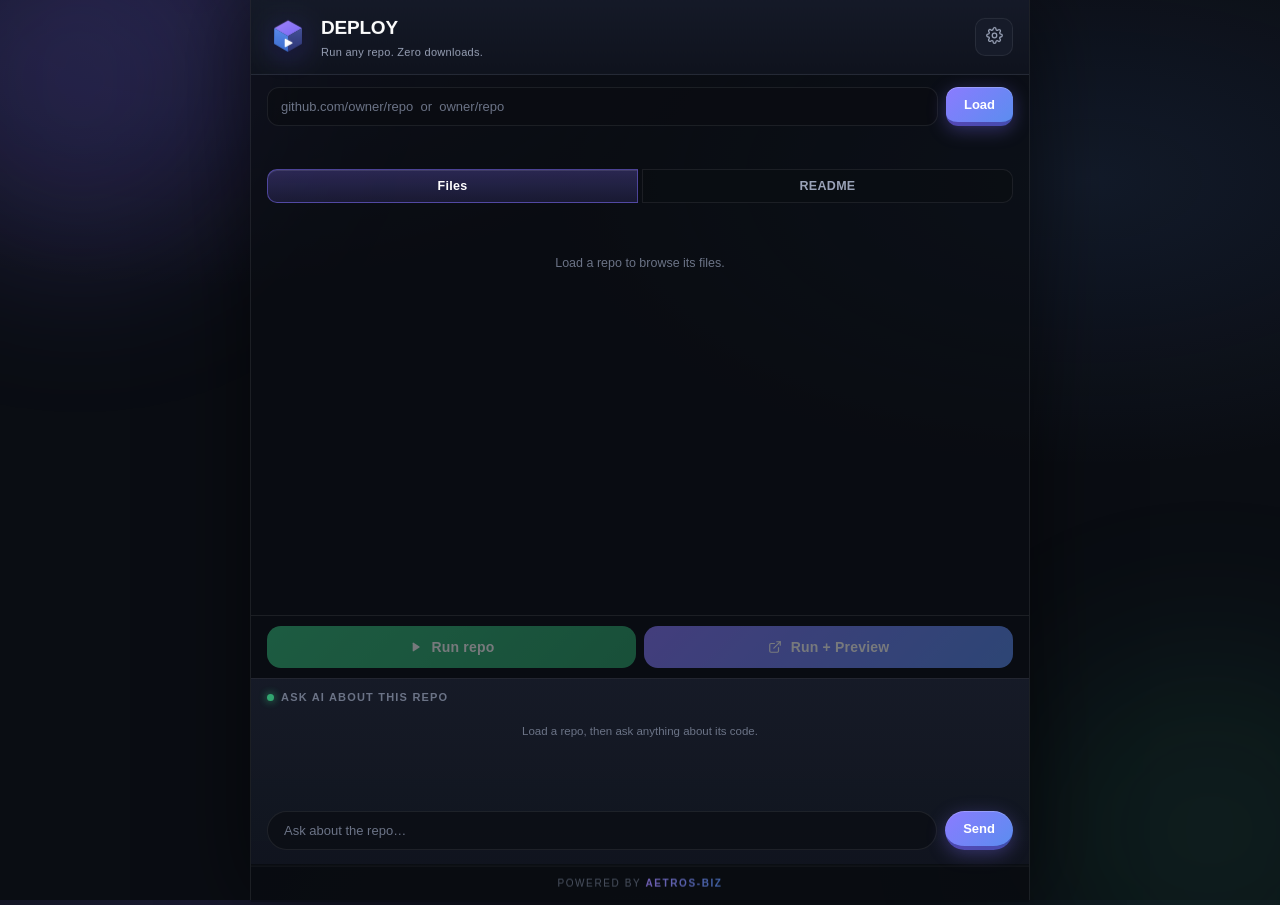
<file: index.html>
<!DOCTYPE html>
<html lang="en"><head><meta charset="utf-8">
<meta http-equiv="refresh" content="0; url=sidepanel.html">
<title>DEPLOY — Run any repo. Zero downloads.</title></head>
<body style="background:#0a0d13"></body></html>
</file>
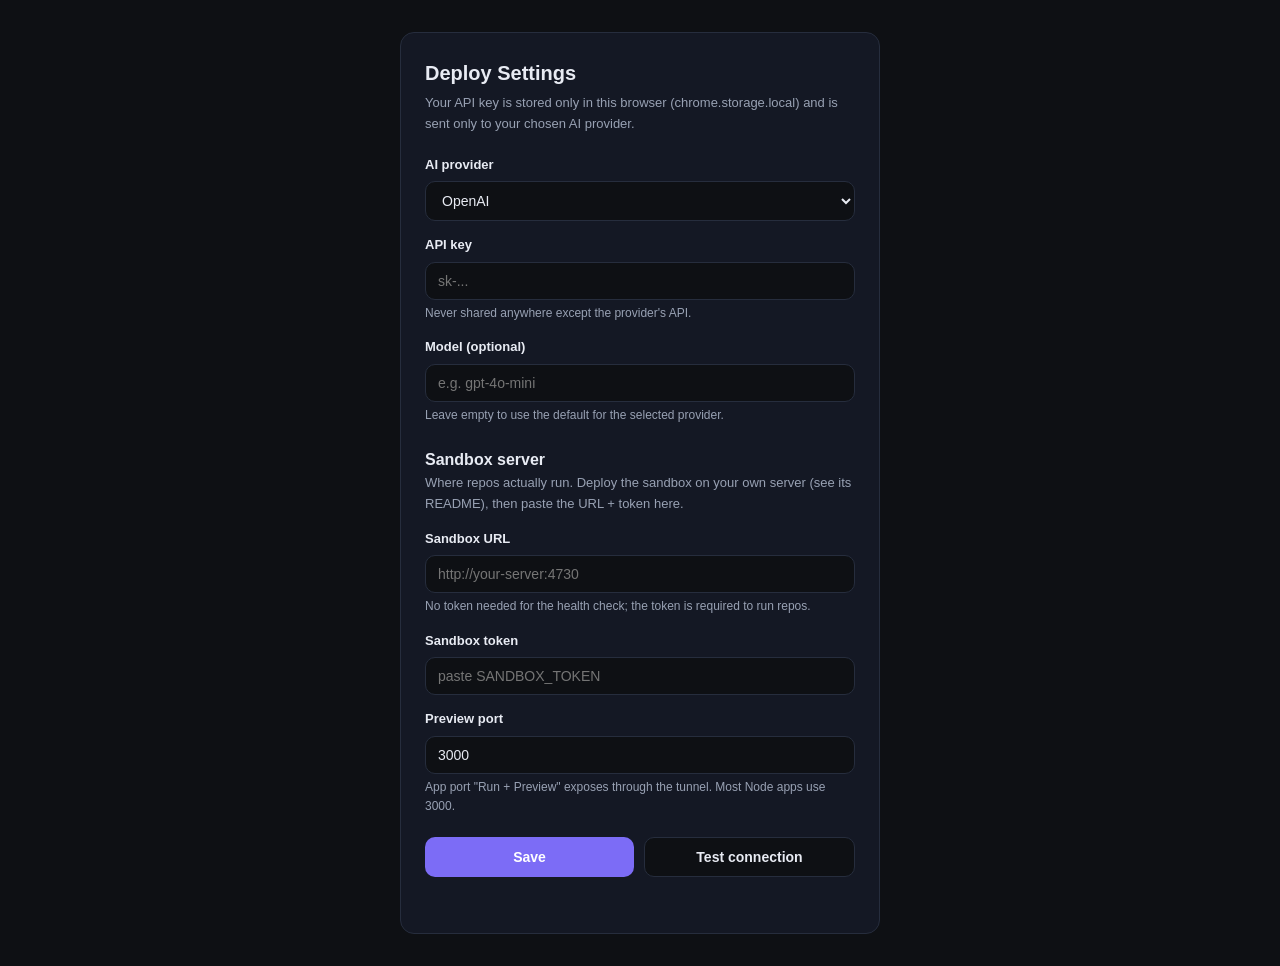
<file: options.html>
<!DOCTYPE html>
<html lang="en">
<head>
<meta charset="UTF-8">
<meta name="viewport" content="width=device-width, initial-scale=1.0">
<title>Deploy Settings</title>
<style>
  :root {
    --bg: #0e1014; --panel: #141824; --border: #262d3d;
    --text: #e8ebf3; --muted: #98a1b3; --accent: #7c6cf6;
    --accent-hover: #6a59e8; --danger: #f26d6d; --ok: #4ade80;
    --radius: 10px;
  }
  * { box-sizing: border-box; }
  body {
    margin: 0; background: var(--bg); color: var(--text);
    font: 14px/1.6 -apple-system, BlinkMacSystemFont, "Segoe UI", Roboto, Arial, sans-serif;
    display: flex; justify-content: center; padding: 32px 16px;
  }
  .card {
    width: 100%; max-width: 480px; background: var(--panel);
    border: 1px solid var(--border); border-radius: 14px; padding: 24px;
  }
  h1 { margin: 0 0 4px; font-size: 20px; }
  .sub { color: var(--muted); font-size: 13px; margin: 0 0 20px; }
  label { display: block; font-size: 13px; font-weight: 600; margin: 14px 0 6px; }
  input[type="text"], input[type="password"], select {
    width: 100%; background: var(--bg); border: 1px solid var(--border);
    border-radius: var(--radius); color: var(--text);
    padding: 10px 12px; font-size: 14px; outline: none;
  }
  input:focus, select:focus { border-color: var(--accent); }
  .hint { font-size: 12px; color: var(--muted); margin-top: 4px; }
  .btnrow { display: flex; gap: 10px; margin-top: 20px; }
  button {
    flex: 1; border: none; border-radius: var(--radius);
    padding: 11px; font-size: 14px; font-weight: 700; cursor: pointer;
  }
  #saveBtn { background: var(--accent); color: #fff; }
  #saveBtn:hover { background: var(--accent-hover); }
  #testBtn { background: var(--bg); color: var(--text); border: 1px solid var(--border); }
  #testBtn:hover:not(:disabled) { border-color: var(--accent); }
  #testBtn:disabled { opacity: 0.55; cursor: default; }
  .status { min-height: 20px; margin-top: 12px; font-size: 13px; color: var(--muted); }
  .status.ok { color: var(--ok); }
  .status.error { color: var(--danger); }
</style>
</head>
<body>
<div class="card">
  <h1>Deploy Settings</h1>
  <p class="sub">Your API key is stored only in this browser (chrome.storage.local) and is sent only to your chosen AI provider.</p>

  <label for="provider">AI provider</label>
  <select id="provider">
    <option value="openai">OpenAI</option>
    <option value="claude">Claude (Anthropic)</option>
  </select>

  <label for="apiKey">API key</label>
  <input id="apiKey" type="password" placeholder="sk-..." autocomplete="off" spellcheck="false">
  <div class="hint">Never shared anywhere except the provider's API.</div>

  <label for="model">Model (optional)</label>
  <input id="model" type="text" placeholder="e.g. gpt-4o-mini" autocomplete="off" spellcheck="false">
  <div class="hint">Leave empty to use the default for the selected provider.</div>

  <h2 style="margin: 22px 0 0; font-size: 16px;">Sandbox server</h2>
  <p class="sub" style="margin-bottom: 0;">Where repos actually run. Deploy the sandbox on your own server (see its README), then paste the URL + token here.</p>

  <label for="sandboxUrl">Sandbox URL</label>
  <input id="sandboxUrl" type="text" placeholder="http://your-server:4730" autocomplete="off" spellcheck="false">
  <div class="hint">No token needed for the health check; the token is required to run repos.</div>

  <label for="sandboxToken">Sandbox token</label>
  <input id="sandboxToken" type="password" placeholder="paste SANDBOX_TOKEN" autocomplete="off" spellcheck="false">

  <label for="previewPort">Preview port</label>
  <input id="previewPort" type="text" placeholder="3000" autocomplete="off" spellcheck="false" inputmode="numeric">
  <div class="hint">App port "Run + Preview" exposes through the tunnel. Most Node apps use 3000.</div>

  <div class="btnrow">
    <button id="saveBtn">Save</button>
    <button id="testBtn">Test connection</button>
  </div>
  <div id="status" class="status" role="status"></div>
</div>
<script src="env.js"></script>
<script src="options.js"></script>
</body>
</html>
</file>
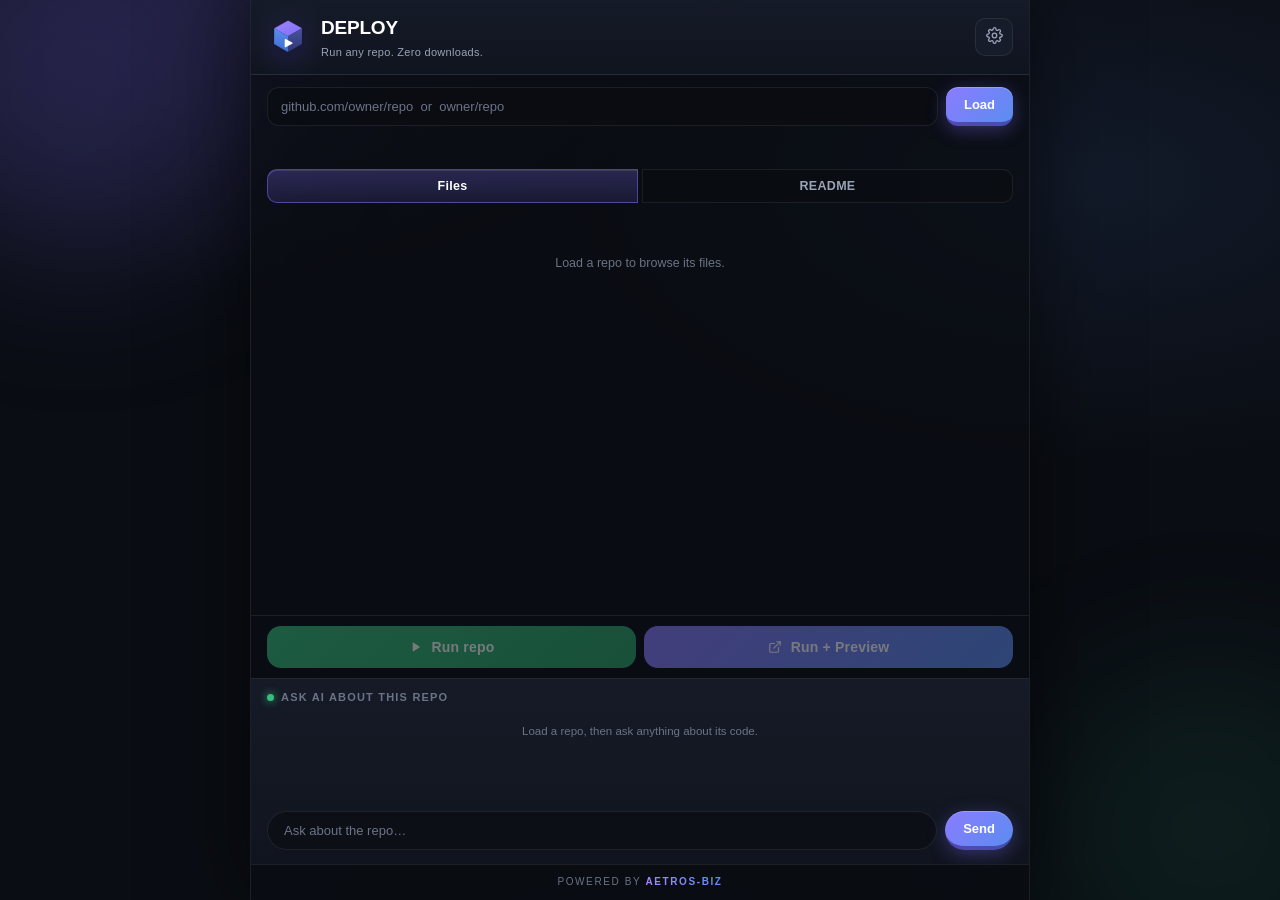
<file: sidepanel.html>
<!DOCTYPE html>
<html lang="en">
<head>
<meta charset="UTF-8">
<meta name="viewport" content="width=device-width, initial-scale=1.0">
<title>DEPLOY</title>
<link rel="stylesheet" href="sidepanel.css">
</head>
<body>
<div id="app">

  <header class="header">
    <div class="brand">
      <span class="logo logo-cube" aria-hidden="true"><svg viewBox="0 0 96 96" width="42" height="42"><defs><linearGradient id="cbtop" x1="0" y1="0" x2="1" y2="1"><stop offset="0" stop-color="#a386ff"/><stop offset="1" stop-color="#7c6cf6"/></linearGradient><linearGradient id="cbleft" x1="0" y1="0" x2="0" y2="1"><stop offset="0" stop-color="#5b8def"/><stop offset="1" stop-color="#3d6fd1"/></linearGradient><linearGradient id="cbright" x1="0" y1="0" x2="0" y2="1"><stop offset="0" stop-color="#46539b"/><stop offset="1" stop-color="#2f3778"/></linearGradient></defs><path d="M48 10 L80 28 L48 46 L16 28 Z" fill="url(#cbtop)"/><path d="M16 28 L48 46 L48 82 L16 64 Z" fill="url(#cbleft)"/><path d="M80 28 L48 46 L48 82 L80 64 Z" fill="url(#cbright)"/><path d="M42 54 L42 70 L57 62 Z" fill="#ffffff" stroke="#ffffff" stroke-width="3" stroke-linejoin="round"/></svg></span>
      <div>
        <h1>DEPLOY</h1>
        <p>Run any repo. Zero downloads.</p>
      </div>
    </div>
    <button id="settingsBtn" class="icon-btn" title="Settings" aria-label="Settings"><svg viewBox="0 0 24 24" width="17" height="17" fill="none" stroke="currentColor" stroke-width="1.8" stroke-linecap="round" stroke-linejoin="round"><circle cx="12" cy="12" r="3.2"/><path d="M19.4 15a1.7 1.7 0 0 0 .34 1.87l.06.06a2 2 0 1 1-2.83 2.83l-.06-.06a1.7 1.7 0 0 0-1.87-.34 1.7 1.7 0 0 0-1 1.55V21a2 2 0 1 1-4 0v-.09a1.7 1.7 0 0 0-1.11-1.55 1.7 1.7 0 0 0-1.87.34l-.06.06a2 2 0 1 1-2.83-2.83l.06-.06A1.7 1.7 0 0 0 4.6 15a1.7 1.7 0 0 0-1.55-1H3a2 2 0 1 1 0-4h.09A1.7 1.7 0 0 0 4.6 8.89a1.7 1.7 0 0 0-.34-1.87l-.06-.06a2 2 0 1 1 2.83-2.83l.06.06a1.7 1.7 0 0 0 1.87.34h.09A1.7 1.7 0 0 0 10.11 3V3a2 2 0 1 1 4 0v.09c0 .68.4 1.3 1.01 1.56a1.7 1.7 0 0 0 1.87-.34l.06-.06a2 2 0 1 1 2.83 2.83l-.06.06a1.7 1.7 0 0 0-.34 1.87v.09c.26.61.88 1.01 1.56 1.01H21a2 2 0 1 1 0 4h-.09c-.68 0-1.3.4-1.51 1.01z"/></svg></button>
  </header>

  <section class="loader">
    <div class="row">
      <input id="repoUrl" type="text" placeholder="github.com/owner/repo  or  owner/repo"
             spellcheck="false" autocomplete="off">
      <button id="loadBtn" class="primary">Load</button>
    </div>
    <div id="statusLine" class="status" role="status"></div>
  </section>

  <nav class="tabs">
    <button id="tabFiles" class="tab active">Files</button>
    <button id="tabReadme" class="tab">README</button>
  </nav>

  <main id="content">
    <section id="panelFiles" class="panel active">
      <div id="repoMeta" class="meta hidden"></div>
      <div id="fileTree" class="tree"><p class="empty">Load a repo to browse its files.</p></div>
      <div id="fileView" class="fileview hidden">
        <div class="fileview-head">
          <span id="fileViewName"></span>
          <button id="fileViewClose" class="icon-btn" title="Close">&#10005;</button>
        </div>
        <pre id="fileViewContent"></pre>
      </div>
    </section>
    <section id="panelReadme" class="panel">
      <pre id="readmeContent" class="readme">Load a repo to read its README.</pre>
    </section>
  </main>

  <section class="runbar">
    <div class="runbtns">
      <button id="runBtn" class="run" disabled><svg viewBox="0 0 24 24" width="14" height="14" fill="currentColor" aria-hidden="true"><path d="M8 5.5v13c0 .8.9 1.3 1.6.9l10-6.5c.6-.4.6-1.4 0-1.8l-10-6.5c-.7-.4-1.6.1-1.6.9z"/></svg><span>Run repo</span></button>
      <button id="previewRunBtn" class="run preview-run" disabled><svg viewBox="0 0 24 24" width="14" height="14" fill="none" stroke="currentColor" stroke-width="2" stroke-linecap="round" stroke-linejoin="round" aria-hidden="true"><path d="M18 13v6a2 2 0 0 1-2 2H5a2 2 0 0 1-2-2V8a2 2 0 0 1 2-2h6"/><path d="M15 3h6v6"/><path d="M10 14L21 3"/></svg><span>Run + Preview</span></button>
    </div>
    <button id="previewBtn" class="preview hidden"><svg viewBox="0 0 24 24" width="14" height="14" fill="none" stroke="currentColor" stroke-width="2" stroke-linecap="round" stroke-linejoin="round" aria-hidden="true"><path d="M18 13v6a2 2 0 0 1-2 2H5a2 2 0 0 1-2-2V8a2 2 0 0 1 2-2h6"/><path d="M15 3h6v6"/><path d="M10 14L21 3"/></svg><span>Preview kholo</span></button>
    <pre id="runOutput" class="runout hidden"></pre>
  </section>

  <section class="chat">
    <div class="chat-head">Ask AI about this repo</div>
    <div id="chatMessages" class="messages"></div>
    <div class="chat-input row">
      <input id="chatInput" type="text" placeholder="Ask about the repo&hellip;" autocomplete="off">
      <button id="sendBtn" class="primary">Send</button>
    </div>
  </section>

  <footer class="foot">Powered by <strong>Aetros-Biz</strong></footer>

</div>
<script src="env.js"></script>
<script src="github.js"></script>
<script src="chat.js"></script>
<script src="runner.js"></script>
<script src="sidepanel.js"></script>
</body>
</html>
</file>
<file: sidepanel.css>
/* RepoBot side panel — premium dark UI, responsive (mobile <-> desktop).
   Vanilla CSS, no frameworks, no remote assets. */

:root {
  --bg: #0a0d13;
  --bg-glow: radial-gradient(1200px 500px at 50% -10%, rgba(124,108,246,0.14), transparent 60%);
  --panel: #11151f;
  --panel-2: #171c2a;
  --panel-3: #1d2334;
  --border: rgba(255,255,255,0.08);
  --border-strong: rgba(255,255,255,0.14);
  --text: #eef1f8;
  --muted: #9aa3b8;
  --faint: #6b7386;
  --accent: #7c6cf6;
  --accent-2: #5b8def;
  --accent-grad: linear-gradient(135deg, #8b7bff 0%, #5b8def 100%);
  --accent-glow: 0 4px 18px rgba(124,108,246,0.35);
  --user-grad: linear-gradient(135deg, #6f61f2 0%, #4f7de9 100%);
  --ai-bg: #151a28;
  --danger: #f27373;
  --success: #2ea36b;
  --success-2: #37bd7d;
  --radius: 12px;
  --radius-sm: 9px;
  --shadow-card: 0 8px 28px rgba(0,0,0,0.35);
  --font: -apple-system, BlinkMacSystemFont, "Segoe UI", Roboto, "Helvetica Neue", Arial, sans-serif;
  --mono: ui-monospace, SFMono-Regular, Menlo, Consolas, monospace;
}

* { box-sizing: border-box; }
html, body { height: 100%; }

body {
  margin: 0;
  background: var(--bg);
  color: var(--text);
  font: 13px/1.55 var(--font);
  -webkit-font-smoothing: antialiased;
  text-rendering: optimizeLegibility;
  overflow-x: hidden;
}

/* floating 3D depth orbs */
body::before, body::after {
  content: "";
  position: fixed;
  border-radius: 50%;
  filter: blur(80px);
  pointer-events: none;
  z-index: 0;
}
body::before {
  width: 360px; height: 360px;
  background: rgba(124,108,246,0.17);
  top: -100px; left: -100px;
}
body::after {
  width: 320px; height: 320px;
  background: rgba(55,189,125,0.1);
  bottom: -90px; right: -90px;
}

#app {
  display: flex;
  flex-direction: column;
  height: 100vh;
  height: 100dvh;
  max-width: 560px;
  margin: 0 auto;
  position: relative;
  z-index: 1;
}

.hidden { display: none !important; }

::selection { background: rgba(124,108,246,0.35); }

/* slim scrollbars */
#content::-webkit-scrollbar,
.messages::-webkit-scrollbar,
pre::-webkit-scrollbar { width: 8px; height: 8px; }
#content::-webkit-scrollbar-thumb,
.messages::-webkit-scrollbar-thumb,
pre::-webkit-scrollbar-thumb {
  background: rgba(255,255,255,0.12);
  border-radius: 8px;
}
#content::-webkit-scrollbar-thumb:hover,
.messages::-webkit-scrollbar-thumb:hover { background: rgba(255,255,255,0.2); }

/* ---------- header ---------- */
.header {
  display: flex;
  align-items: center;
  justify-content: space-between;
  padding: 13px 16px;
  border-bottom: 1px solid var(--border);
  background: linear-gradient(180deg, rgba(23,28,42,0.95), rgba(17,21,31,0.95));
  backdrop-filter: blur(8px);
  position: sticky;
  top: 0;
  z-index: 5;
}

.brand { display: flex; align-items: center; gap: 12px; }
.logo {
  width: 42px; height: 44px;
  display: grid; place-items: center;
  flex-shrink: 0;
  filter: drop-shadow(0 6px 14px rgba(80,70,200,0.45)) drop-shadow(0 2px 4px rgba(0,0,0,0.4));
  transform: perspective(500px) rotateY(-7deg) rotateX(4deg);
  transition: transform 0.35s cubic-bezier(0.2, 0.8, 0.3, 1.2);
}
.logo:hover { transform: perspective(500px) rotateY(7deg) rotateX(-4deg); }
.logo svg { display: block; width: 100%; height: auto; }
.brand h1 {
  margin: 0;
  font-size: 18px;
  font-weight: 800;
  letter-spacing: -0.2px;
  color: #ffffff;
}
.brand p { margin: 2px 0 0; font-size: 11px; color: var(--muted); letter-spacing: 0.3px; }

.icon-btn {
  background: var(--panel-2);
  border: 1px solid var(--border);
  border-radius: 10px;
  color: var(--muted);
  font-size: 16px;
  cursor: pointer;
  padding: 7px 9px;
  transition: transform 0.12s ease, background 0.15s ease, color 0.15s ease;
  min-width: 38px; min-height: 38px;
}
.icon-btn:hover { background: var(--panel-3); color: var(--text); border-color: var(--border-strong); }
.icon-btn:active { transform: scale(0.94); }

/* ---------- repo loader ---------- */
.loader { padding: 12px 16px 8px; }
.row { display: flex; gap: 8px; }

input[type="text"], input[type="password"], select {
  flex: 1;
  min-width: 0;
  background: rgba(10,13,19,0.7);
  border: 1px solid var(--border);
  border-radius: var(--radius);
  color: var(--text);
  padding: 10px 13px;
  font-size: 13px;
  outline: none;
  transition: border-color 0.15s ease, box-shadow 0.15s ease;
}
input[type="text"]::placeholder { color: var(--faint); }
input[type="text"]:focus, input[type="password"]:focus, select:focus {
  border-color: var(--accent);
  box-shadow: 0 0 0 3px rgba(124,108,246,0.22);
}

button.primary {
  background: var(--accent-grad);
  border: none;
  border-bottom: 4px solid rgba(40,30,120,0.55);
  border-radius: var(--radius);
  color: #fff;
  font-weight: 700;
  font-size: 13px;
  padding: 10px 18px;
  cursor: pointer;
  white-space: nowrap;
  box-shadow: var(--accent-glow), inset 0 1px 0 rgba(255,255,255,0.22);
  transition: transform 0.1s ease, filter 0.15s ease, box-shadow 0.1s ease, border-bottom-width 0.1s ease;
}
button.primary:hover:not(:disabled) { filter: brightness(1.1); }
button.primary:active:not(:disabled) {
  transform: translateY(3px);
  border-bottom-width: 1px;
  box-shadow: 0 1px 6px rgba(124,108,246,0.3), inset 0 1px 0 rgba(255,255,255,0.22);
}
button.primary:disabled { opacity: 0.5; cursor: default; box-shadow: none; border-bottom-width: 0; }

.status { min-height: 18px; margin-top: 7px; font-size: 12px; color: var(--muted); }
.status.error { color: var(--danger); }

/* ---------- tabs: segmented pill ---------- */
.tabs {
  display: flex;
  gap: 4px;
  padding: 10px 16px 0;
}
.tab {
  flex: 1;
  background: rgba(10,13,19,0.55);
  border: 1px solid var(--border);
  color: var(--muted);
  font-size: 12.5px;
  font-weight: 700;
  letter-spacing: 0.3px;
  padding: 9px 12px;
  cursor: pointer;
  transition: all 0.15s ease;
}
.tab:first-child { border-radius: 10px 0 0 10px; }
.tab:last-child { border-radius: 0 10px 10px 0; }
.tab:hover { color: var(--text); }
.tab.active {
  background: linear-gradient(180deg, rgba(124,108,246,0.28), rgba(124,108,246,0.14));
  border-color: rgba(124,108,246,0.5);
  color: #fff;
  box-shadow: inset 0 1px 0 rgba(255,255,255,0.1);
}

/* ---------- content ---------- */
#content {
  flex: 1 1 auto;
  min-height: 120px;
  overflow-y: auto;
  padding: 12px 16px;
}
.panel { display: none; }
.panel.active { display: block; animation: fadeUp 0.25s ease; }
@keyframes fadeUp {
  from { opacity: 0; transform: translateY(5px); }
  to { opacity: 1; transform: none; }
}

.meta {
  font-size: 12px;
  color: var(--muted);
  background: linear-gradient(180deg, var(--panel-2), var(--panel));
  border: 1px solid var(--border);
  border-radius: var(--radius);
  padding: 9px 12px;
  margin-bottom: 12px;
  word-break: break-word;
  box-shadow: inset 0 1px 0 rgba(255,255,255,0.06), 0 10px 26px rgba(0,0,0,0.4);
  transform: translateZ(0);
}

.empty { color: var(--faint); font-size: 12.5px; text-align: center; padding: 26px 10px; }

/* file tree */
.tree ul.treelist {
  list-style: none;
  margin: 0;
  padding-left: 16px;
}
.tree > ul.treelist { padding-left: 2px; }
.tree li { margin: 2px 0; }
.tree details summary {
  cursor: pointer;
  padding: 6px 8px;
  border-radius: 8px;
  color: var(--text);
  font-weight: 600;
  font-size: 13px;
  list-style: none;
  display: flex;
  align-items: center;
  gap: 8px;
  transition: background 0.12s ease;
}
.tree details summary::-webkit-details-marker { display: none; }
.tree details summary::before { content: "\25B8  "; color: var(--faint); font-size: 9px; }
.tree details[open] > summary::before { content: "\25BE  "; }
.tree details summary:hover { background: rgba(124,108,246,0.1); }
.tree details summary svg { flex-shrink: 0; }
.filelink {
  display: flex;
  align-items: center;
  gap: 8px;
  width: 100%;
  text-align: left;
  background: transparent;
  border: none;
  color: var(--muted);
  padding: 6px 8px;
  border-radius: 8px;
  font-size: 13px;
  font-family: var(--font);
  cursor: pointer;
  overflow: hidden;
  transition: background 0.12s ease, color 0.12s ease;
}
.filelink span {
  overflow: hidden;
  text-overflow: ellipsis;
  white-space: nowrap;
}
.filelink svg { flex-shrink: 0; opacity: 0.75; }
.filelink:hover { background: rgba(124,108,246,0.1); color: var(--text); }
.filelink:hover svg { opacity: 1; }

/* file viewer */
.fileview {
  margin-top: 12px;
  border: 1px solid var(--border);
  border-radius: var(--radius);
  background: var(--panel);
  overflow: hidden;
  box-shadow: var(--shadow-card);
}
.fileview-head {
  display: flex;
  align-items: center;
  justify-content: space-between;
  gap: 8px;
  padding: 7px 8px 7px 12px;
  border-bottom: 1px solid var(--border);
  background: var(--panel-2);
  font-size: 12px;
  font-family: var(--mono);
  color: var(--muted);
  word-break: break-all;
}
.fileview pre, pre.readme, pre.runout {
  margin: 0;
  padding: 12px;
  font: 12px/1.6 var(--mono);
  white-space: pre-wrap;
  word-break: break-word;
  max-height: 340px;
  overflow-y: auto;
}
pre.readme {
  background: linear-gradient(180deg, var(--panel-2), var(--panel));
  border: 1px solid var(--border);
  border-radius: var(--radius);
  box-shadow: var(--shadow-card);
  color: #d6dbe8;
}

/* ---------- run bar ---------- */
.runbar { padding: 10px 16px; border-top: 1px solid var(--border); background: rgba(10,13,19,0.4); }
button.run {
  width: 100%;
  display: inline-flex;
  align-items: center;
  justify-content: center;
  gap: 9px;
  background: linear-gradient(135deg, var(--success-2) 0%, var(--success) 100%);
  border: none;
  border-bottom: 5px solid rgba(15,80,45,0.6);
  border-radius: 14px;
  color: #fff;
  font-weight: 800;
  font-size: 14px;
  letter-spacing: 0.2px;
  padding: 13px;
  cursor: pointer;
  box-shadow: 0 6px 22px rgba(46,163,107,0.35), inset 0 1px 0 rgba(255,255,255,0.25);
  transition: transform 0.1s ease, filter 0.15s ease, border-bottom-width 0.1s ease;
}
button.run:hover:not(:disabled) { filter: brightness(1.08); }
button.run:active:not(:disabled) {
  transform: translateY(4px);
  border-bottom-width: 1px;
  box-shadow: 0 2px 8px rgba(46,163,107,0.3), inset 0 1px 0 rgba(255,255,255,0.25);
}
button.run:disabled { opacity: 0.45; cursor: default; box-shadow: none; border-bottom-width: 0; }
pre.runout {
  margin-top: 10px;
  background: #080b10;
  border: 1px solid rgba(255,255,255,0.07);
  border-left: 3px solid var(--success-2);
  border-radius: var(--radius);
  color: #c4d6e8;
  box-shadow: inset 0 2px 14px rgba(0,0,0,0.55);
}

/* ---------- chat ---------- */
.chat {
  border-top: 1px solid var(--border);
  background: linear-gradient(180deg, rgba(23,28,42,0.9), rgba(17,21,31,0.95));
  display: flex;
  flex-direction: column;
  min-height: 0;
  flex: 0 1 46%;
}
.chat-head {
  padding: 10px 16px 4px;
  font-size: 11px;
  font-weight: 800;
  color: var(--faint);
  text-transform: uppercase;
  letter-spacing: 1.2px;
  display: flex;
  align-items: center;
  gap: 7px;
}
.chat-head::before {
  content: "";
  width: 7px; height: 7px;
  border-radius: 50%;
  background: var(--success-2);
  box-shadow: 0 0 8px var(--success-2);
  animation: pulse 2s ease-in-out infinite;
}
@keyframes pulse { 50% { opacity: 0.45; } }
.messages {
  flex: 1 1 auto;
  min-height: 90px;
  overflow-y: auto;
  padding: 8px 16px;
  display: flex;
  flex-direction: column;
  gap: 9px;
}
.msg {
  max-width: 88%;
  padding: 9px 13px;
  border-radius: 14px;
  font-size: 13px;
  white-space: pre-wrap;
  word-break: break-word;
  line-height: 1.55;
  animation: fadeUp 0.2s ease;
}
.msg.user {
  align-self: flex-end;
  background: var(--user-grad);
  color: #fff;
  border-bottom-right-radius: 5px;
  box-shadow: 0 4px 14px rgba(111,97,242,0.3);
}
.msg.assistant {
  align-self: flex-start;
  background: var(--ai-bg);
  border: 1px solid var(--border);
  border-bottom-left-radius: 5px;
  box-shadow: var(--shadow-card);
}
.msg.system {
  align-self: center;
  background: transparent;
  color: var(--faint);
  font-size: 11.5px;
  text-align: center;
  max-width: 100%;
  padding: 4px 8px;
}
.chat-input { padding: 10px 16px 14px; }
.chat-input input[type="text"] {
  border-radius: 999px;
  padding: 11px 16px;
}
.chat-input button.primary { border-radius: 999px; }

/* ================= responsive ================= */

/* Small phones: roomier touch targets, tighter chrome */
@media (max-width: 380px) {
  body { font-size: 13.5px; }
  .header { padding: 11px 12px; }
  .loader, .tabs, #content, .runbar { padding-left: 12px; padding-right: 12px; }
  .chat-head { padding-left: 12px; padding-right: 12px; }
  .messages { padding-left: 12px; padding-right: 12px; }
  .chat-input { padding: 8px 12px 12px; }
  button.primary, button.run, .icon-btn { min-height: 44px; }
  input[type="text"] { min-height: 44px; font-size: 14px; }
  .msg { max-width: 94%; }
  .logo { width: 38px; height: auto; }
}

/* Desktop / wide: centered premium column on ambient backdrop */
@media (min-width: 720px) {
  body {
    background-image:
      radial-gradient(900px 480px at 15% 0%, rgba(124,108,246,0.12), transparent 60%),
      radial-gradient(900px 480px at 85% 20%, rgba(91,141,239,0.1), transparent 60%),
      radial-gradient(700px 500px at 50% 110%, rgba(55,189,125,0.07), transparent 60%);
  }
  #app {
    max-width: 780px;
    height: auto;
    min-height: 100vh;
    min-height: 100dvh;
    border-left: 1px solid var(--border);
    border-right: 1px solid var(--border);
    background: rgba(10,13,19,0.72);
    box-shadow: 0 0 80px rgba(0,0,0,0.55);
  }
  .brand h1 { font-size: 19px; }
  .chat { flex-basis: 42%; }
  pre.readme, .fileview pre { max-height: 420px; }
}

/* ================= footer ================= */
.foot {
  padding: 9px 16px 11px;
  text-align: center;
  font-size: 10px;
  letter-spacing: 1.6px;
  text-transform: uppercase;
  color: var(--faint);
  border-top: 1px solid var(--border);
  background: rgba(10,13,19,0.55);
  flex-shrink: 0;
}
.foot strong {
  color: var(--muted);
  font-weight: 800;
  background: linear-gradient(90deg, #a386ff, #5b8def);
  -webkit-background-clip: text;
  background-clip: text;
  -webkit-text-fill-color: transparent;
}

/* ================= motion (whole UI) ================= */
@media (prefers-reduced-motion: no-preference) {

  /* floating logo */
  .logo svg { animation: floaty 5s ease-in-out infinite; }
  @keyframes floaty {
    0%, 100% { transform: translateY(0); }
    50% { transform: translateY(-4px); }
  }

  /* drifting background orbs */
  body::before { animation: drift1 16s ease-in-out infinite alternate; }
  body::after { animation: drift2 20s ease-in-out infinite alternate; }
  @keyframes drift1 {
    from { transform: translate(0, 0) scale(1); }
    to { transform: translate(60px, 40px) scale(1.15); }
  }
  @keyframes drift2 {
    from { transform: translate(0, 0) scale(1.1); }
    to { transform: translate(-50px, -50px) scale(0.95); }
  }

  /* header entrance */
  #app > .header { animation: dropIn 0.45s cubic-bezier(0.2, 0.8, 0.3, 1); }
  @keyframes dropIn {
    from { opacity: 0; transform: translateY(-14px); }
    to { opacity: 1; transform: none; }
  }

  /* staggered file-tree entrance */
  .tree li { animation: fadeUp 0.32s ease backwards; }
  .tree li:nth-child(2) { animation-delay: 0.05s; }
  .tree li:nth-child(3) { animation-delay: 0.1s; }
  .tree li:nth-child(4) { animation-delay: 0.15s; }
  .tree li:nth-child(5) { animation-delay: 0.2s; }
  .tree li:nth-child(6) { animation-delay: 0.25s; }
  .tree li:nth-child(n+7) { animation-delay: 0.3s; }

  /* chat messages slide in */
  .msg.user { animation: slideR 0.28s cubic-bezier(0.2, 0.8, 0.3, 1); }
  .msg.assistant { animation: slideL 0.28s cubic-bezier(0.2, 0.8, 0.3, 1); }
  .msg.system { animation: fadeUp 0.25s ease; }
  @keyframes slideR {
    from { opacity: 0; transform: translateX(18px); }
    to { opacity: 1; transform: none; }
  }
  @keyframes slideL {
    from { opacity: 0; transform: translateX(-18px); }
    to { opacity: 1; transform: none; }
  }

  /* run output block entrance */
  pre.runout:not(.hidden) { animation: fadeUp 0.3s ease; }

  /* busy run button: breathing glow */
  button.run.busy {
    animation: breathe 1.3s ease-in-out infinite;
    pointer-events: none;
  }
  @keyframes breathe {
    0%, 100% { box-shadow: 0 6px 22px rgba(46,163,107,0.35), inset 0 1px 0 rgba(255,255,255,0.25); }
    50% { box-shadow: 0 6px 34px rgba(55,189,125,0.65), inset 0 1px 0 rgba(255,255,255,0.25); }
  }

  /* primary buttons: glow swell on hover */
  button.primary:hover:not(:disabled) {
    filter: brightness(1.1);
    box-shadow: 0 4px 26px rgba(124,108,246,0.55), inset 0 1px 0 rgba(255,255,255,0.22);
  }

  /* tabs: soft transition (already instant, add fade) */
  .tab { transition: all 0.18s ease; }

  /* footer shimmer in */
  .foot { animation: fadeUp 0.5s ease 0.15s backwards; }
}

/* ---------- run + preview buttons ---------- */
.runbtns { display: flex; gap: 8px; }
.runbtns .run { flex: 1; }
button.preview-run {
  background: linear-gradient(135deg, #8b7bff 0%, #5b8def 100%);
  border-bottom-color: rgba(40,30,120,0.6);
  box-shadow: 0 6px 22px rgba(124,108,246,0.35), inset 0 1px 0 rgba(255,255,255,0.25);
}
button.preview {
  width: 100%;
  margin-top: 8px;
  display: inline-flex;
  align-items: center;
  justify-content: center;
  gap: 9px;
  background: linear-gradient(180deg, rgba(124,108,246,0.22), rgba(124,108,246,0.1));
  border: 1px solid rgba(124,108,246,0.55);
  border-radius: 14px;
  color: #fff;
  font-weight: 800;
  font-size: 13.5px;
  letter-spacing: 0.2px;
  padding: 12px;
  cursor: pointer;
  box-shadow: 0 0 22px rgba(124,108,246,0.3), inset 0 1px 0 rgba(255,255,255,0.12);
  transition: filter 0.15s ease, transform 0.1s ease;
  animation: fadeUp 0.3s ease;
}
button.preview:hover { filter: brightness(1.15); }
button.preview:active { transform: translateY(1px); }
</file>
